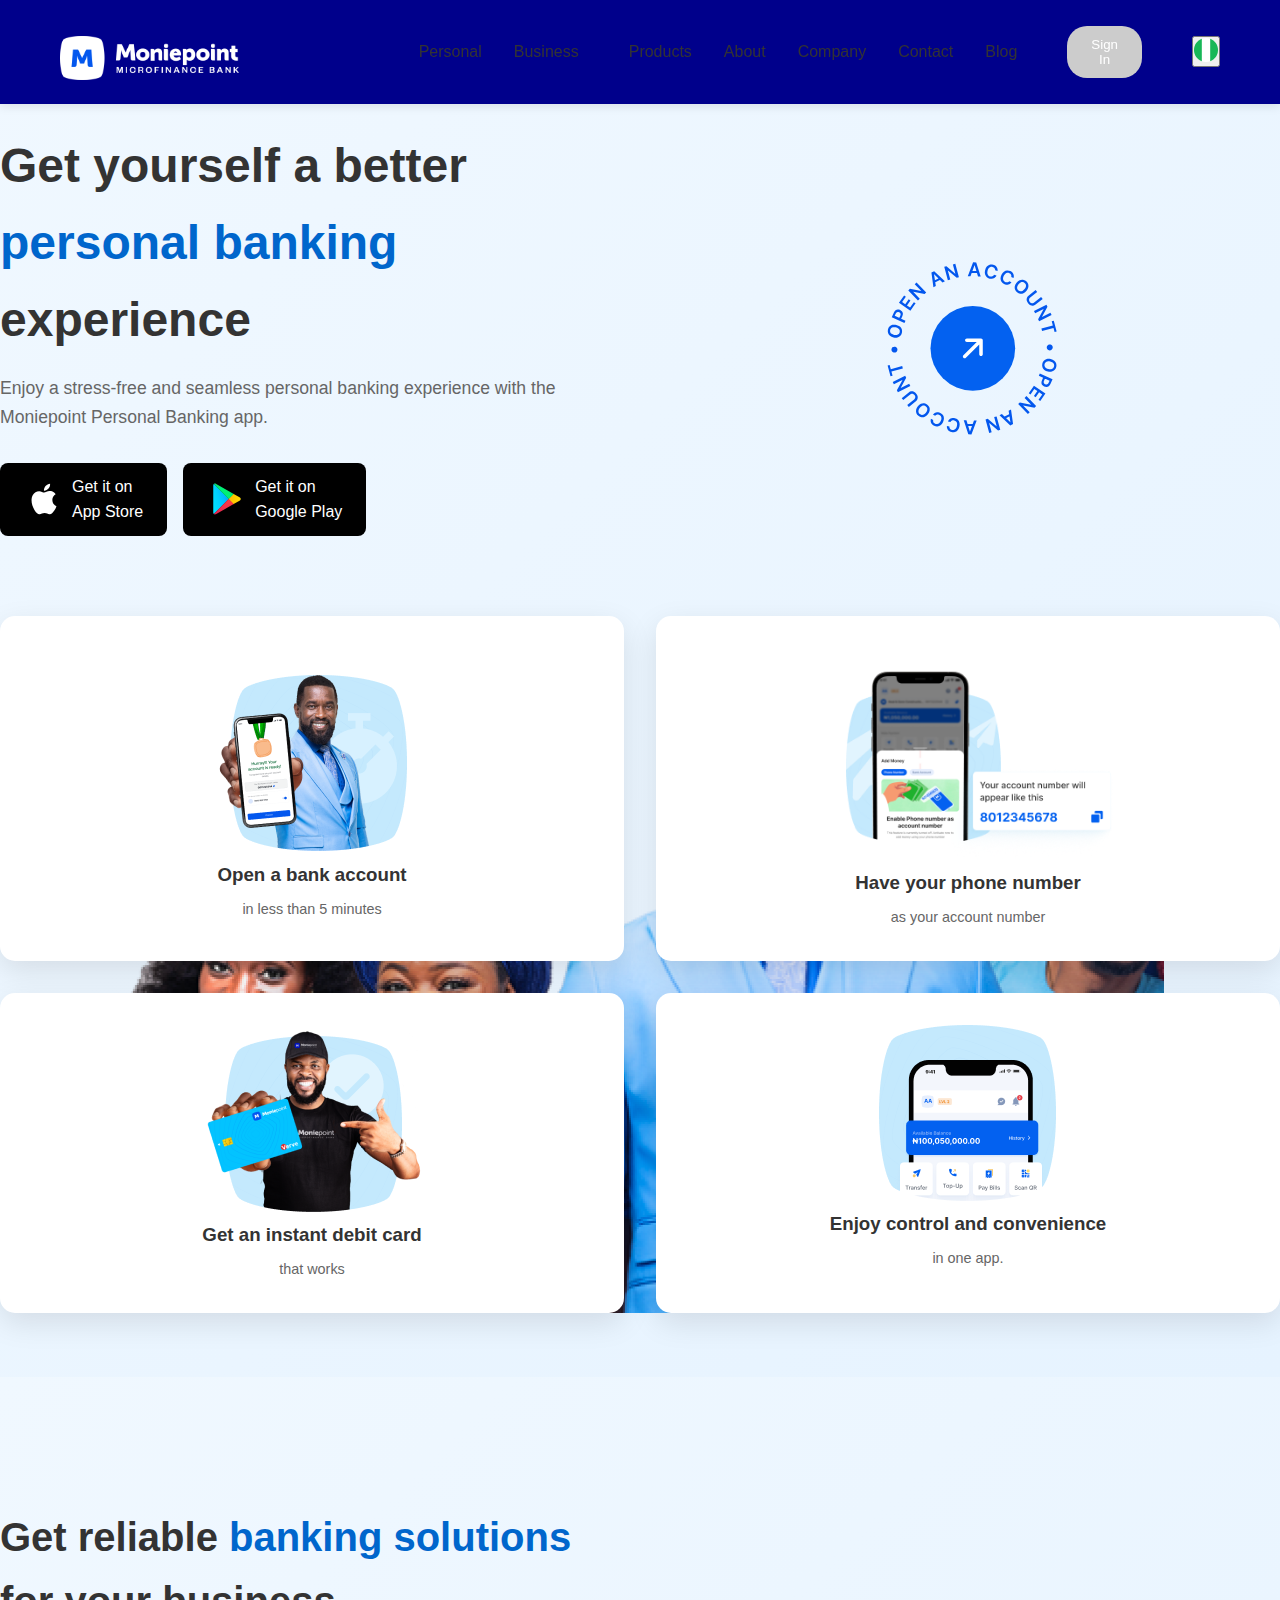
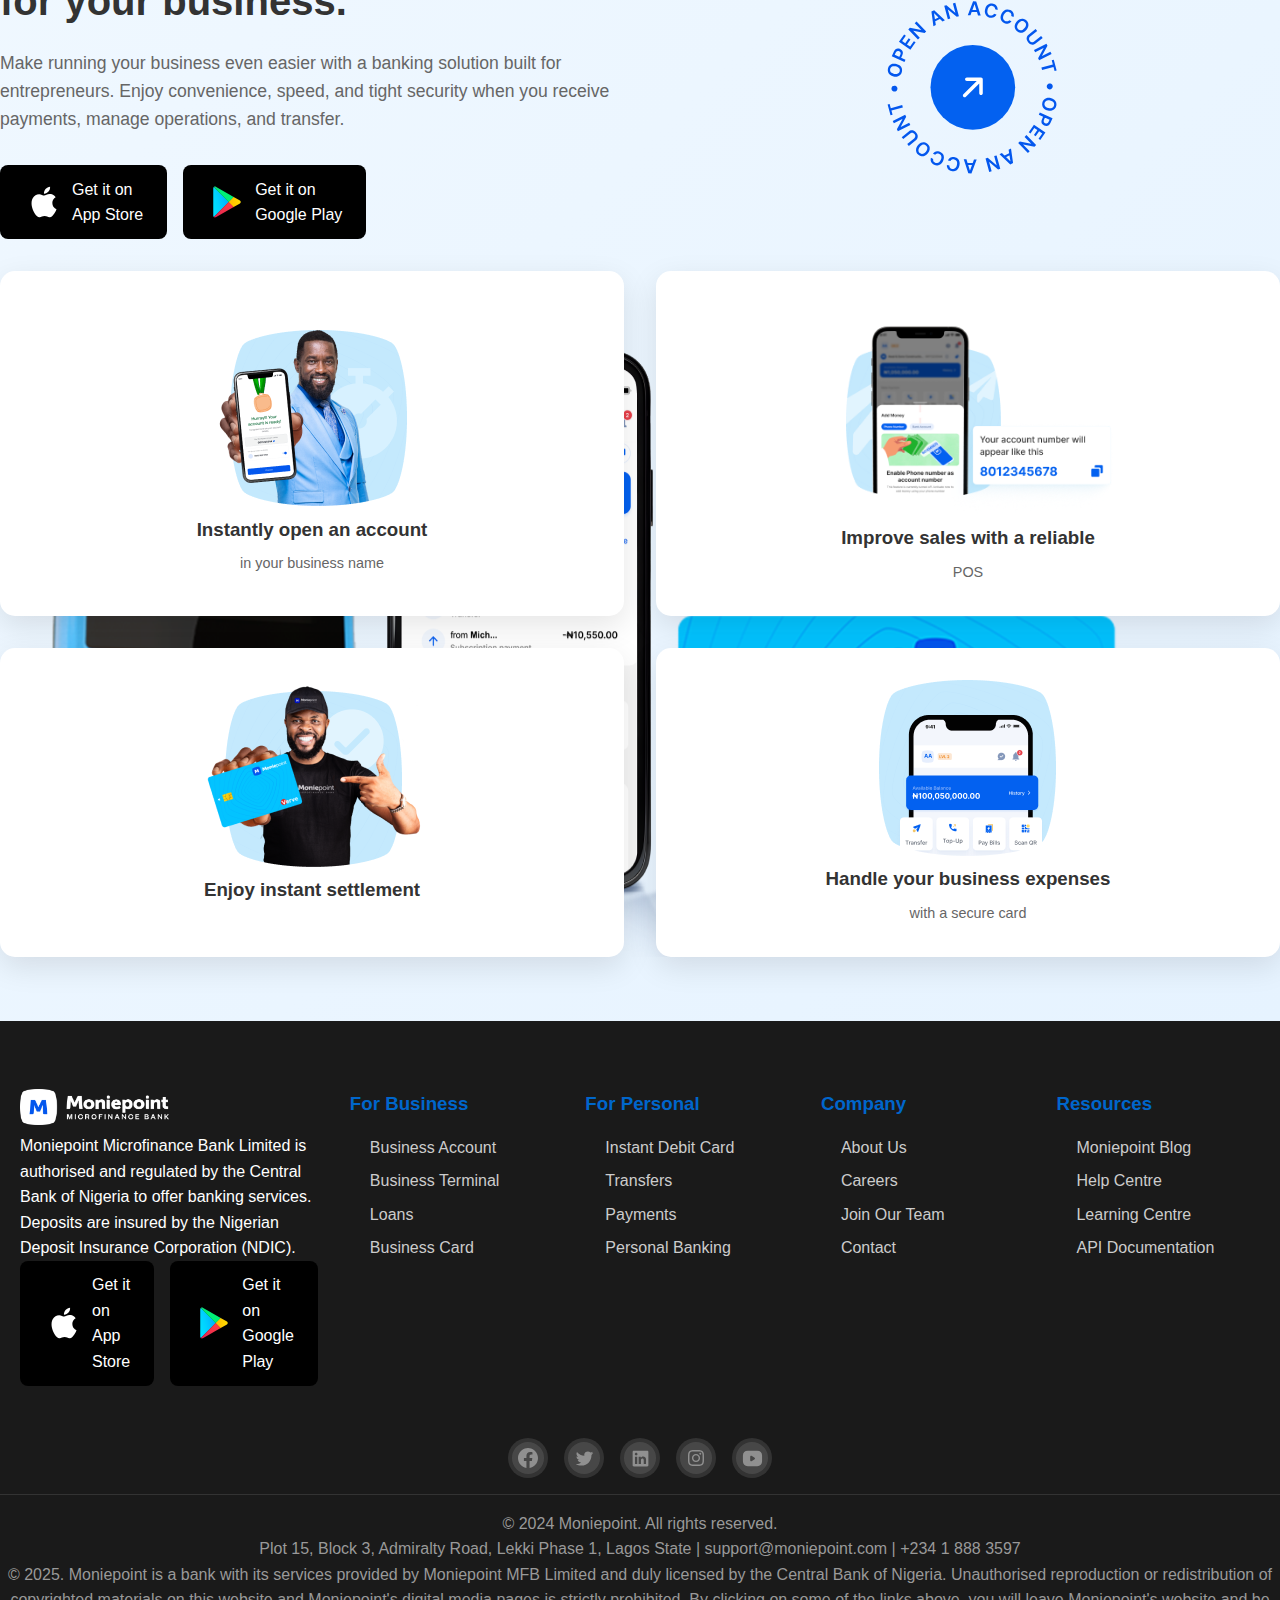
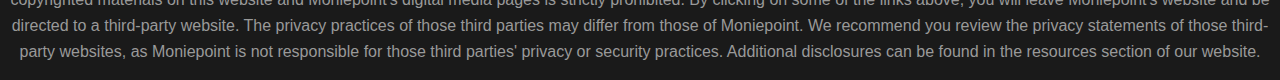
<file: moniepoint/index.html>
<!DOCTYPE html>
<html lang="en">
<head>
    <title>Moniepoint</title>
    <link rel="stylesheet" href="./style.css">
</head>
<body>
    <header class="header">
        <div class="container-one">
                <div class="logo">
                    <img src="./logo-mfb-white.png" alt=""></div>
                    <nav class="nav">
                    <div class="nav-link">
                     <li><a href="#">Personal</a></li>
                      <li><a href="#">Business</a></li>
                      </div>
                <ul class="nav-links">
                    <li><a href="#">Products</a></li>
                    <li><a href="#">About</a></li>
                    <li><a href="#">Company</a></li>
                    <li><a href="#">Contact</a></li>
                     <li><a href="#">Blog</a></li>
                </ul>
                <button class="sign-in-btn">Sign In</button>
                <button class="flag-btn"><img src="./nig.svg" alt=""></button>
            </nav>
        </div>
    </header>
    <section class="hero-personal" id="personal">
        <div class="container">
            <div class="hero-content">
                <div class="hero-text">
                    <h1>Get yourself a better <span class="highlight">personal banking</span> experience</h1>
                    <p>Enjoy a stress-free and seamless personal banking experience with the Moniepoint Personal Banking app.</p>
                    <div class="app-buttons">
                        <a href="#" class="app-btn">
                            <img src="./apple.svg" alt="">Get it on <br> App Store
                        </a>
                        <a href="#" class="app-btn">
                    <img src="./playstore.svg" alt=""> Get it on <br> Google Play
                        </a>
                    </div>
                </div>
                <div class="hero-image">
                  <img src="./account.svg" alt="">
                </div>
            </div>

            <div class="features-grid">
                <div class="feature-card">
                <img src="./personal-1.png" alt="">
                    <h3>Open a bank account</h3>
                    <p>in less than 5 minutes</p>
                </div>
                <div class="feature-card">
                   <img src="./personal-2.png" alt="">
                    <h3>Have your phone number</h3>
                    <p>as your account number</p>
                </div>
                <div class="feature-card">
                 <img src="./personal-3.png" alt="">
                                    <h3>Get an instant debit card</h3>
                    <p>that works</p>
                </div>
                <div class="feature-card">
                  <img src="./personal-4.png" alt="">
                    <h3>Enjoy control and convenience</h3>
                    <p>in one app.</p>
                </div>
            </div>
        </div>
    </section>
    <section class="business-section" id="business">
        <div class="container">
            <div class="business-hero">
                <div class="business-text">
                <h2>Get reliable <span class="highlight">banking solutions</span> for your business.</h2>
                <p>Make running your business even easier with a banking solution built for entrepreneurs. Enjoy convenience, speed, and tight security when you receive payments, manage operations, and transfer.</p>
              <div class="app-buttons">
                        <a href="#" class="app-btn">
                            <img src="./apple.svg" alt="">Get it on <br> App Store
                        </a>
                        <a href="#" class="app-btn">
                    <img src="./playstore.svg" alt=""> Get it on <br> Google Play
                        </a>
                    </div>
                </div>
                <div class="business-img"><img src="./account.svg" alt=""></div>
</div>
            <div class="business-features">
                <div class="business-content">
                    <div class="feature-card">
                        <img src="./personal-1.png" alt="">
                        <h3>Instantly open an account</h3>
                        <p>in your business name</p>
                    </div>
                    <div class="feature-card">
                        <img src="./personal-2.png" alt="">
                        <h3>Improve sales with a reliable</h3>
                        <p>POS</p>
                    </div>
                    <div class="feature-card">
                        <img src="./personal-3.png" alt="">
                        <h3>Enjoy instant settlement</h3>
                    </div>
                    <div class="feature-card">
                        <img src="./personal-4.png" alt="">
                        <h3>Handle your business expenses</h3>
                        <p>with a secure card</p>
                    </div>
                </div>
                </div>
            </div>
        </div>
    </section>
    <footer class="footer">
        <div class="container">
            <div class="footer-content">
                <div class="mfb">
                <img style="max-width: 50%;" src="./logo-mfb-white.png" alt="">
                    <p>Moniepoint Microfinance Bank Limited is authorised and regulated by the Central Bank of Nigeria to offer banking services. Deposits are insured by the Nigerian Deposit Insurance Corporation (NDIC).</p>
                 <div class="app-buttons">
                        <a href="#" class="app-btn">
                            <img src="./apple.svg" alt="">Get it on <br> App Store
                        </a>
                        <a href="#" class="app-btn">
                    <img src="./playstore.svg" alt=""> Get it on <br> Google Play
                        </a>
                    </div>
                </div>
                <div class="footer-section">
                    <h3>For Business</h3>
                    <ul>
                        <li><a href="#">Business Account</a></li>
                        <li><a href="#">Business Terminal</a></li>
                        <li><a href="#">Loans</a></li>
                        <li><a href="#">Business Card</a></li>
                    </ul>
                </div>
                <div class="footer-section">
                    <h3>For Personal</h3>
                    <ul>
                        <li><a href="#">Instant Debit Card</a></li>
                        <li><a href="#">Transfers</a></li>
                        <li><a href="#">Payments</a></li>
                        <li><a href="#">Personal Banking</a></li>
                    </ul>
                </div>
                <div class="footer-section">
                    <h3>Company</h3>
                    <ul>
                        <li><a href="#">About Us</a></li>
                        <li><a href="#">Careers</a></li>
                        <li><a href="#">Join Our Team</a></li>
                        <li><a href="#">Contact</a></li>
                    </ul>
                </div>
                <div class="footer-section">
                    <h3>Resources</h3>
                    <ul>
                        <li><a href="#">Moniepoint Blog</a></li>
                        <li><a href="#">Help Centre</a></li>
                        <li><a href="#">Learning Centre</a></li>
                        <li><a href="#">API Documentation</a></li>
                    </ul>
                </div>
            </div>

            <div class="social-links">
                <a href=""><img src="./facebook.svg" alt=""></a>
                <a href=""><img src="./twitter.svg" alt=""></a>
                <a href=""><img src="./linkedin.svg" alt=""></a>
                <a href=""><img src="./instagram.svg" alt=""></a>
                <a href=""><img src="./youtube.svg" alt=""></a>
            </div>

            <div class="footer-bottom">
                <p>&copy; 2024 Moniepoint. All rights reserved.</p>
                <p>Plot 15, Block 3, Admiralty Road, Lekki Phase 1, Lagos State | support@moniepoint.com | +234 1 888 3597</p>
            <p>
                © 2025. Moniepoint is a bank with its services provided by Moniepoint MFB Limited and duly licensed by the Central Bank of Nigeria. Unauthorised reproduction or redistribution of copyrighted materials on this website and Moniepoint's digital media pages is strictly prohibited. By clicking on some of the links above, you will leave Moniepoint's website and be directed to a third-party website. The privacy practices of those third parties may differ from those of Moniepoint. We recommend you review the privacy statements of those third-party websites, as Moniepoint is not responsible for those third parties' privacy or security practices. Additional disclosures can be found in the resources section of our website.
            </p>
            </div>
        </div>
    </footer>
</body>
</html>
</file>
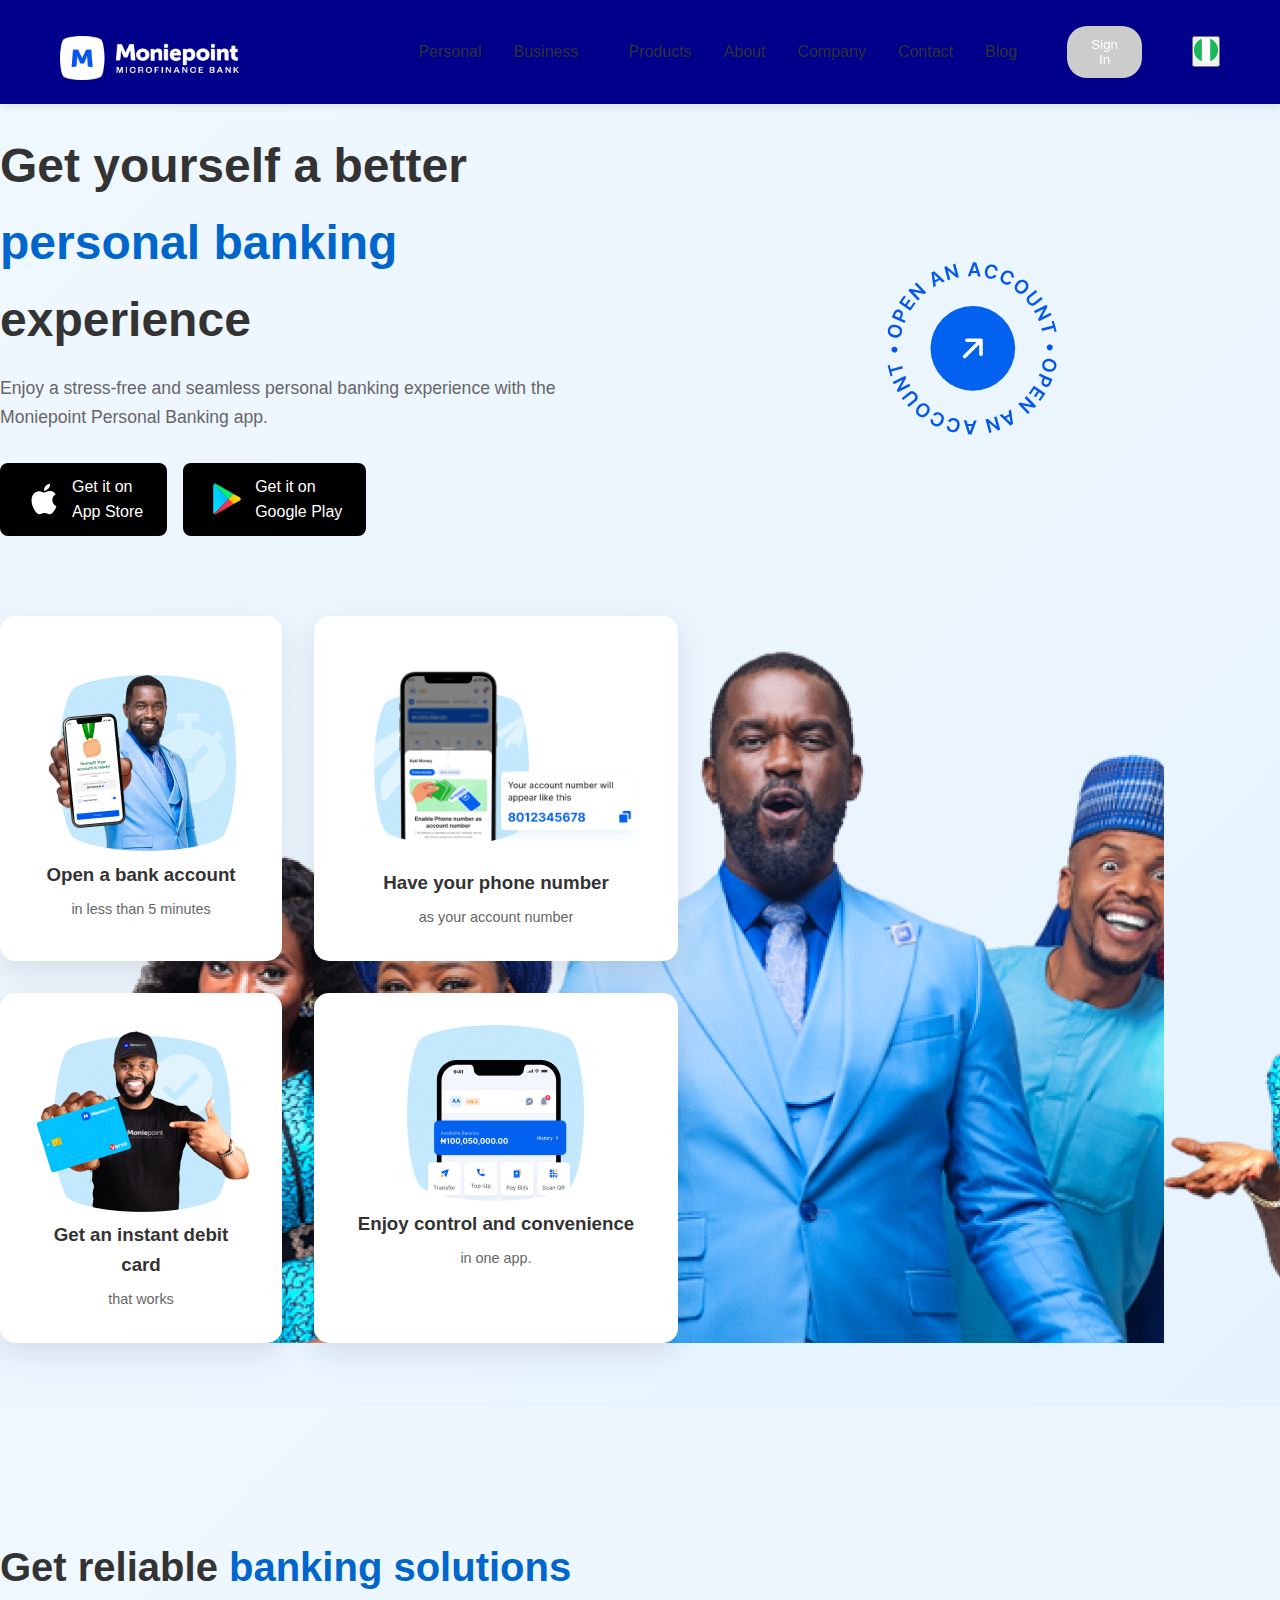
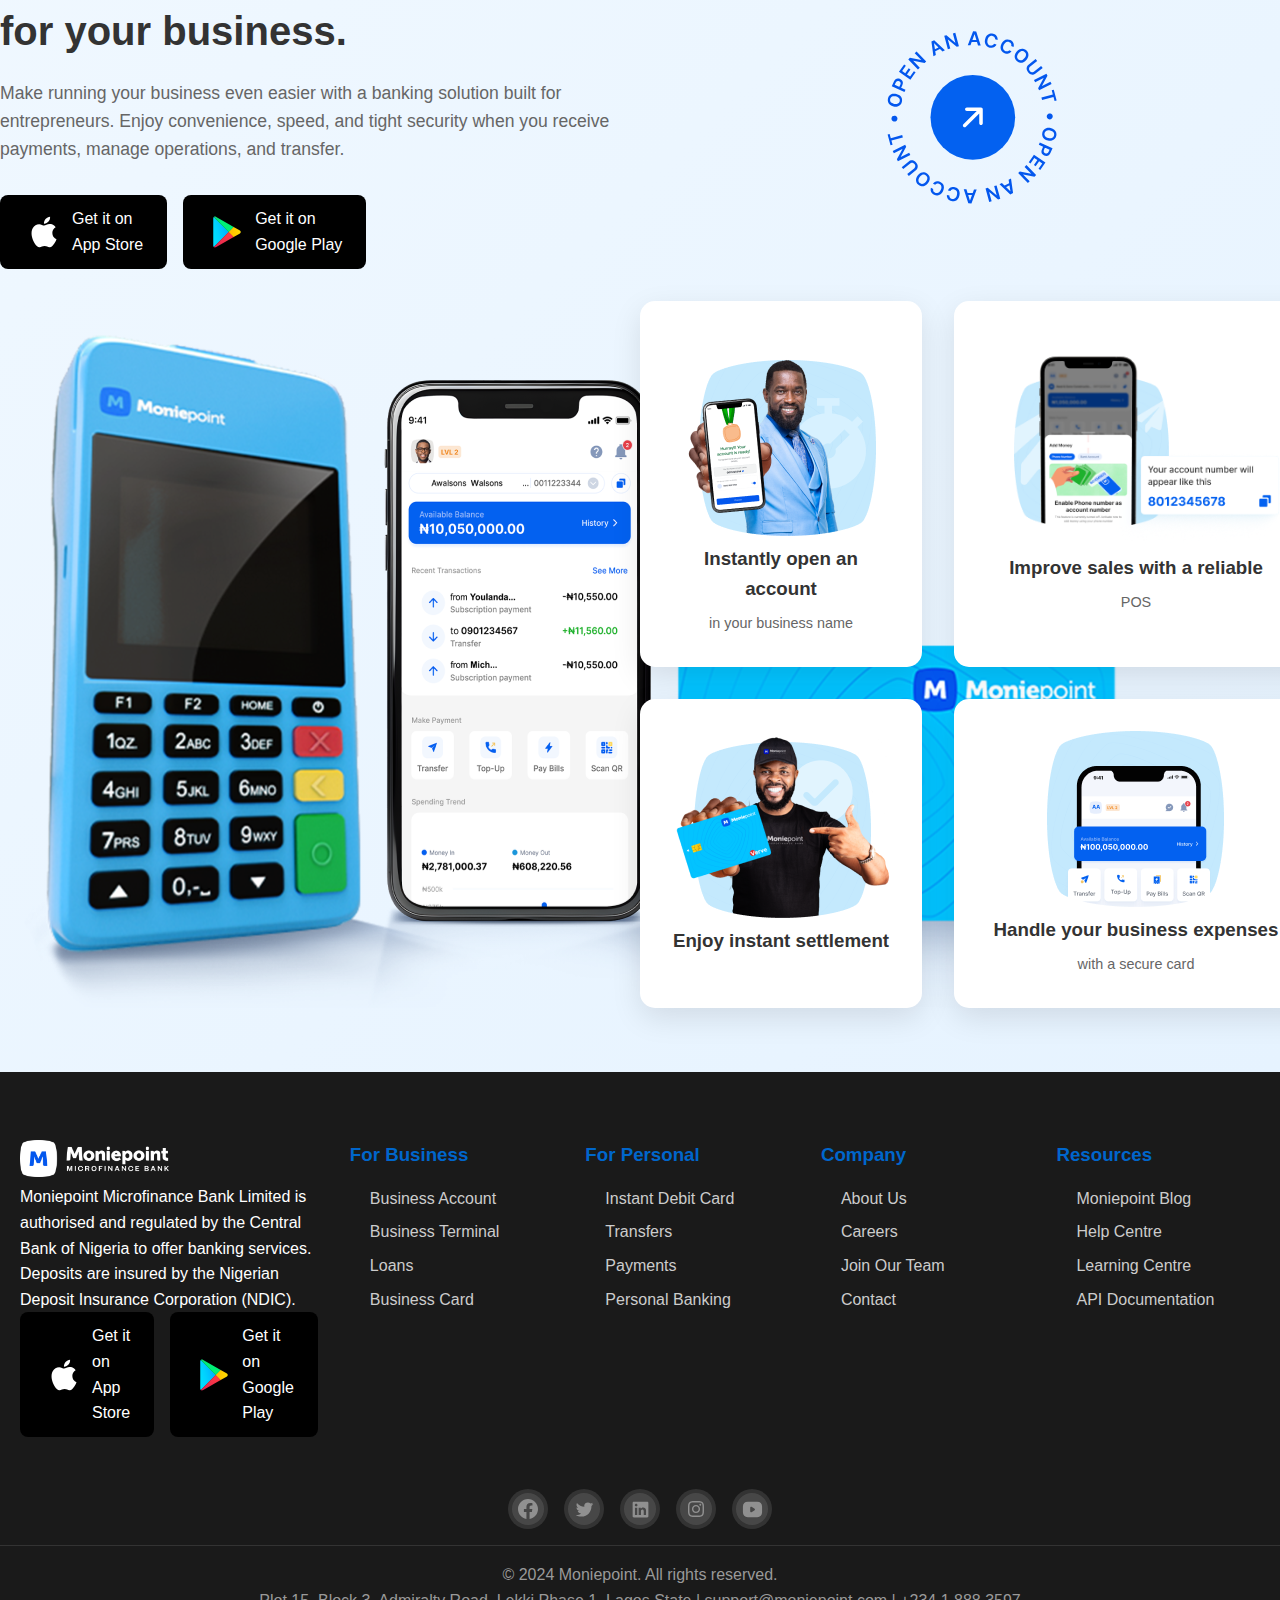
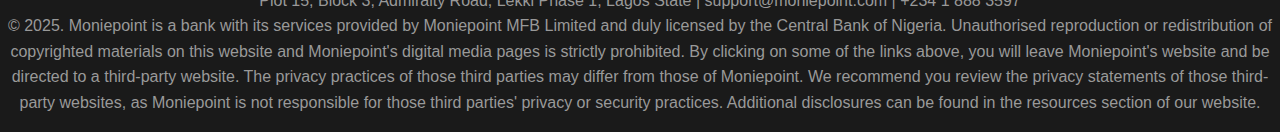
<file: moniepoint/moniepoint/index.html>
<!DOCTYPE html>
<html lang="en">
<head>
    <title>Moniepoint</title>
    <link rel="stylesheet" href="./style.css">
</head>
<body>
    <header class="header">
        <div class="container-one">
                <div class="logo">
                    <img src="./logo-mfb-white.png" alt=""></div>
                    <nav class="nav">
                    <div class="nav-link">
                     <li><a href="#">Personal</a></li>
                      <li><a href="#">Business</a></li>
                      </div>
                <ul class="nav-links">
                    <li><a href="#">Products</a></li>
                    <li><a href="#">About</a></li>
                    <li><a href="#">Company</a></li>
                    <li><a href="#">Contact</a></li>
                     <li><a href="#">Blog</a></li>
                </ul>
                <button class="sign-in-btn">Sign In</button>
                <button class="flag-btn"><img src="./nig.svg" alt=""></button>
            </nav>
        </div>
    </header>
    <section class="hero-personal" id="personal">
        <div class="container-two">
            <div class="hero-content">
                <div class="hero-text">
                    <h1>Get yourself a better <span class="highlight">personal banking</span> experience</h1>
                    <p>Enjoy a stress-free and seamless personal banking experience with the Moniepoint Personal Banking app.</p>
                    <div class="app-buttons">
                        <a href="#" class="app-btn">
                            <img src="./apple.svg" alt="">Get it on <br> App Store
                        </a>
                        <a href="#" class="app-btn">
                    <img src="./playstore.svg" alt=""> Get it on <br> Google Play
                        </a>
                    </div>
                </div>
                <div class="hero-image">
                  <img src="./account.svg" alt="">
                </div>
            </div>
<section id="grid-pic">
            <div class="features-grid">
                <div class="feature-card">
                <img src="./personal-1.png" alt="">
                    <h3>Open a bank account</h3>
                    <p>in less than 5 minutes</p>
                </div>
                <div class="feature-card">
                   <img src="./personal-2.png" alt="">
                    <h3>Have your phone number</h3>
                    <p>as your account number</p>
                </div>
                <div class="feature-card">
                 <img src="./personal-3.png" alt="">
                                    <h3>Get an instant debit card</h3>
                    <p>that works</p>
                </div>
                <div class="feature-card">
                  <img src="./personal-4.png" alt="">
                    <h3>Enjoy control and convenience</h3>
                    <p>in one app.</p>
                </div>
            </div>
            </section>
        </div>
    </section>
    <section class="business-section" id="business">
            <div class="business-hero">
                <div class="business-text">
                <h2>Get reliable <span class="highlight">banking solutions</span> for your business.</h2>
                <p>Make running your business even easier with a banking solution built for entrepreneurs. Enjoy convenience, speed, and tight security when you receive payments, manage operations, and transfer.</p>
              <div class="app-buttons">
                        <a href="#" class="app-btn">
                            <img src="./apple.svg" alt="">Get it on <br> App Store
                        </a>
                        <a href="#" class="app-btn">
                    <img src="./playstore.svg" alt=""> Get it on <br> Google Play
                        </a>
                    </div>
                </div>
                <div class="business-img"><img src="./account.svg" alt=""></div>
</div>
<section id="card-pic">
            <div class="business-features">
                <div class="business-content">
                    <div class="feature-card">
                        <img src="./personal-1.png" alt="">
                        <h3>Instantly open an account</h3>
                        <p>in your business name</p>
                    </div>
                    <div class="feature-card">
                        <img src="./personal-2.png" alt="">
                        <h3>Improve sales with a reliable</h3>
                        <p>POS</p>
                    </div>
                    <div class="feature-card">
                        <img src="./personal-3.png" alt="">
                        <h3>Enjoy instant settlement</h3>
                    </div>
                    <div class="feature-card">
                        <img src="./personal-4.png" alt="">
                        <h3>Handle your business expenses</h3>
                        <p>with a secure card</p>
                    </div>
                </div>
                </section>
                </div>
    </section>
    <footer class="footer">
        <div class="container-four">
            <div class="footer-content">
                <div class="mfb">
                <img style="max-width: 50%;" src="./logo-mfb-white.png" alt="">
                    <p>Moniepoint Microfinance Bank Limited is authorised and regulated by the Central Bank of Nigeria to offer banking services. Deposits are insured by the Nigerian Deposit Insurance Corporation (NDIC).</p>
                 <div class="app-buttons">
                        <a href="#" class="app-btn">
                            <img src="./apple.svg" alt="">Get it on <br> App Store
                        </a>
                        <a href="#" class="app-btn">
                    <img src="./playstore.svg" alt=""> Get it on <br> Google Play
                        </a>
                    </div>
                </div>
                <div class="footer-section">
                    <h3>For Business</h3>
                    <ul>
                        <li><a href="#">Business Account</a></li>
                        <li><a href="#">Business Terminal</a></li>
                        <li><a href="#">Loans</a></li>
                        <li><a href="#">Business Card</a></li>
                    </ul>
                </div>
                <div class="footer-section">
                    <h3>For Personal</h3>
                    <ul>
                        <li><a href="#">Instant Debit Card</a></li>
                        <li><a href="#">Transfers</a></li>
                        <li><a href="#">Payments</a></li>
                        <li><a href="#">Personal Banking</a></li>
                    </ul>
                </div>
                <div class="footer-section">
                    <h3>Company</h3>
                    <ul>
                        <li><a href="#">About Us</a></li>
                        <li><a href="#">Careers</a></li>
                        <li><a href="#">Join Our Team</a></li>
                        <li><a href="#">Contact</a></li>
                    </ul>
                </div>
                <div class="footer-section">
                    <h3>Resources</h3>
                    <ul>
                        <li><a href="#">Moniepoint Blog</a></li>
                        <li><a href="#">Help Centre</a></li>
                        <li><a href="#">Learning Centre</a></li>
                        <li><a href="#">API Documentation</a></li>
                    </ul>
                </div>
            </div>

            <div class="social-links">
                <a href=""><img src="./facebook.svg" alt=""></a>
                <a href=""><img src="./twitter.svg" alt=""></a>
                <a href=""><img src="./linkedin.svg" alt=""></a>
                <a href=""><img src="./instagram.svg" alt=""></a>
                <a href=""><img src="./youtube.svg" alt=""></a>
            </div>

            <div class="footer-bottom">
                <p>&copy; 2024 Moniepoint. All rights reserved.</p>
                <p>Plot 15, Block 3, Admiralty Road, Lekki Phase 1, Lagos State | support@moniepoint.com | +234 1 888 3597</p>
            <p>
                © 2025. Moniepoint is a bank with its services provided by Moniepoint MFB Limited and duly licensed by the Central Bank of Nigeria. Unauthorised reproduction or redistribution of copyrighted materials on this website and Moniepoint's digital media pages is strictly prohibited. By clicking on some of the links above, you will leave Moniepoint's website and be directed to a third-party website. The privacy practices of those third parties may differ from those of Moniepoint. We recommend you review the privacy statements of those third-party websites, as Moniepoint is not responsible for those third parties' privacy or security practices. Additional disclosures can be found in the resources section of our website.
            </p>
            </div>
        </div>
    </footer>
</body>
</html>
</file>
<file: moniepoint/style.css>
* {
            margin: 0;
            padding: 0;
            box-sizing: border-box;
        }

        body {
            font-family: 'Segoe UI', Tahoma, Geneva, Verdana, sans-serif;
            line-height: 1.6;
            color: #333;
        }

        .container-one {
            max-width: 1200px;
            display: flex;
            margin: 0 auto;
            padding: 0 20px;
        }

        .header {
            background:darkblue;
            padding: 1rem 0;
            box-shadow: 0 2px 10px rgba(0,0,0,0.1);
            position: fixed;
            width: 100%;
            top: 0;
            z-index: 1000;
        }

        .nav {
            display: grid;
            grid-template-columns: 1fr 1fr 1fr 1fr;
            align-items: center;
            gap: 50px;
        }

        .logo {
            img{
                margin-top: 20px;
                max-width: 50%;
            }
        }

         .nav-link {
            display: flex;
            list-style: none;
            gap: 2rem;
        }

        .nav-link a {
            text-decoration: none;
            color: #333;
            font-weight: 500;
            transition: color 0.3s;
        }

        .nav-link a:hover {
            color: #0066cc;
        }

        .nav-links {
            display: flex;
            list-style: none;
            gap: 2rem;
        }

        .nav-links a {
            text-decoration: none;
            color: #333;
            font-weight: 500;
            transition: color 0.3s;
        }

        .nav-links a:hover {
            color: #0066cc;
        }

        .sign-in-btn {
            background: #ccc;
            color: white;
            padding: 0.7rem 1.5rem;
            border: none;
            border-radius: 20px;
            cursor: pointer;
            transition: background 0.3s;
        }

        .sign-in-btn:hover {
            background: #0052a3;
        }
        .hero-personal {
            background: linear-gradient(135deg, #f0f8ff 0%, #e6f3ff 100%);
            padding: 8rem 0 4rem;
            position: relative;
            overflow: hidden;
        }

        .hero-content {
            display: grid;
            grid-template-columns: 1fr 1fr;
            gap: 3rem;
            align-items: center;
        }

        .hero-text h1 {
            font-size: 3rem;
            margin-bottom: 1rem;
            color: #333;
        }

        .hero-text .highlight {
            color: #0066cc;
        }

        .hero-text p {
            font-size: 1.1rem;
            margin-bottom: 2rem;
            color: #666;
        }

        .app-buttons {
            display: flex;
            gap: 1rem;
            margin-bottom: 2rem;
        }

        .app-btn {
            background: #000;
            color: white;
            padding: 0.7rem 1.5rem;
            border-radius: 8px;
            text-decoration: none;
            display: flex;
            align-items: center;
            gap: 0.5rem;
            transition: transform 0.3s;
        }

        .app-btn:hover {
            transform: translateY(-2px);
        }

        .hero-image {
            position: relative;
            display: flex;
            justify-content: center;
            align-items: center;
        }
        .features-grid {
            display: grid;
            grid-template-columns: repeat(2, 1fr);
            gap: 2rem;
            margin-top: 3rem;
            background-image: url(./bg-1.png);
        }
        .feature-card {
            background: white;
            padding: 2rem;
            border-radius: 15px;
            box-shadow: 0 10px 30px rgba(0,0,0,0.1);
            text-align: center;
            transition: transform 0.3s;
            img{
                max-width: 300px;
            }
        }

        .feature-card:hover {
            transform: translateY(-5px);
        }

        .feature-card h3 {
            margin-bottom: 0.5rem;
            color: #333;
        }

        .feature-card p {
            color: #666;
            font-size: 0.9rem;
        }
        .business-section {
           background: linear-gradient(135deg, #f0f8ff 0%, #e6f3ff 100%);
            padding: 8rem 0 4rem;
            position: relative;
            overflow: hidden;
        }

        .business-hero {
            display: grid;
            grid-template-columns: 1fr 1fr;
            gap: 3rem;
            align-items: center;
            p{
                font-size: 1.1rem;
            margin-bottom: 2rem;
            color: #666;
            }
        }

        .business-hero h2 {
            font-size: 2.5rem;
            margin-bottom: 1rem;
            color: #333;
        }

        .business-hero .highlight {
            color: #0066cc;
        }
.business-img{
    position: relative;
            display: flex;
            justify-content: center;
            align-items: center;
}
        .business-features {
            background-image: url(./bg-3.png);
            gap: 3rem;
            align-content: end;
        }

        .business-content {
            display: grid;
            grid-template-columns: 1fr 1fr;
            gap: 2rem;
        }

        .footer {
            background: #1a1a1a;
            color: white;
            padding: 3rem 0 1rem;
        }

        .footer-content {
            display: grid;
            grid-template-columns: repeat(5, 1fr);
            gap: 2rem;
            margin-bottom: 2rem;
             margin: 20px;
        }

        .footer-section h3 {
            margin-bottom: 1rem;
            color: #0066cc;
        }

        .footer-section ul {
            list-style: none;
        }

        .footer-section ul li {
            margin-bottom: 0.5rem;
        }

        .footer-section ul li a {
            margin: 20px;
            color: #ccc;
            text-decoration: none;
            transition: color 0.3s;
        }

        .footer-section ul li a:hover {
            color: #0066cc;
        }

        .footer-bottom {
            border-top: 1px solid #333;
            padding-top: 1rem;
            text-align: center;
            color: #999;
        }

        .social-links {
            display: flex;
            justify-content: center;
            gap: 1rem;
            margin-bottom: 1rem;
        }

        .social-links a {
            width: 40px;
            height: 40px;
            background: #333;
            border-radius: 50%;
            display: flex;
            align-items: center;
            justify-content: center;
            color: #ccc;
            text-decoration: none;
            transition: background 0.3s;
        }

        .social-links a:hover {
            background: #0066cc;
            color: white;
        }
        @media (max-width: 768px) {
            .hero-content {
                grid-template-columns: 1fr;
                text-align: center;
            }

            .hero-text h1 {
                font-size: 2rem;
            }

            .features-grid {
                grid-template-columns: 1fr;
            }

            .business-features {
                grid-template-columns: 1fr;
            }

            .footer-content {
                grid-template-columns: repeat(2, 1fr);
            }

            .nav-links {
                display: none;
            }
        }

        @media (max-width: 480px) {
            .footer-content {
                grid-template-columns: 1fr;
            }

            .app-buttons {
                flex-direction: column;
            }
        }
</file>
<file: moniepoint/moniepoint/style.css>
* {
            margin: 0;
            padding: 0;
            box-sizing: border-box;
        }

        body {
            font-family: 'Segoe UI', Tahoma, Geneva, Verdana, sans-serif;
            line-height: 1.6;
            color: #333;
        }

        .container-one {
            max-width: 1200px;
            display: flex;
            margin: 0 auto;
            padding: 0 20px;
        }

        .header {
            background:darkblue;
            padding: 1rem 0;
            box-shadow: 0 2px 10px rgba(0,0,0,0.1);
            position: fixed;
            width: 100%;
            top: 0;
            z-index: 1000;
        }

        .nav {
            display: grid;
            grid-template-columns: 1fr 1fr 1fr 1fr;
            align-items: center;
            gap: 50px;
        }

        .logo {
            img{
                margin-top: 20px;
                max-width: 50%;
            }
        }

         .nav-link {
            display: flex;
            list-style: none;
            gap: 2rem;
        }

        .nav-link a {
            text-decoration: none;
            color: #333;
            font-weight: 500;
            transition: color 0.3s;
        }

        .nav-link a:hover {
            color: #0066cc;
        }

        .nav-links {
            display: flex;
            list-style: none;
            gap: 2rem;
        }

        .nav-links a {
            text-decoration: none;
            color: #333;
            font-weight: 500;
            transition: color 0.3s;
        }

        .nav-links a:hover {
            color: #0066cc;
        }

        .sign-in-btn {
            background: #ccc;
            color: white;
            padding: 0.7rem 1.5rem;
            border: none;
            border-radius: 20px;
            cursor: pointer;
            transition: background 0.3s;
        }

        .sign-in-btn:hover {
            background: #0052a3;
        }
        .hero-personal {
            background: linear-gradient(135deg, #f0f8ff 0%, #e6f3ff 100%);
            padding: 8rem 0 4rem;
            position: relative;
            overflow: hidden;
            
        }
#grid-pic{
     background-image: url(./bg-1.png);
}
        .hero-content {
            display: grid;
            grid-template-columns: 1fr 1fr;
            gap: 3rem;
            align-items: center;
        }

        .hero-text h1 {
            font-size: 3rem;
            margin-bottom: 1rem;
            color: #333;
        }

        .hero-text .highlight {
            color: #0066cc;
        }

        .hero-text p {
            font-size: 1.1rem;
            margin-bottom: 2rem;
            color: #666;
        }

        .app-buttons {
            display: flex;
            gap: 1rem;
            margin-bottom: 2rem;
        }

        .app-btn {
            background: #000;
            color: white;
            padding: 0.7rem 1.5rem;
            border-radius: 8px;
            text-decoration: none;
            display: flex;
            align-items: center;
            gap: 0.5rem;
            transition: transform 0.3s;
        }

        .app-btn:hover {
            transform: translateY(-2px);
        }

        .hero-image {
            position: relative;
            display: flex;
            justify-content: center;
            align-items: center;
        }
        .features-grid {
            display: grid;
            grid-template-columns: repeat(2, 1fr);
            gap: 2rem;
            margin-top: 3rem;
             justify-content: flex-start;
            width: 50%;
            /* margin-right: 50%; */
        }
        .feature-card {
            background: white;
            padding: 2rem;
            border-radius: 15px;
            box-shadow: 0 10px 30px rgba(0,0,0,0.1);
            text-align: center;
            transition: transform 0.3s;
            img{
                max-width: 300px;
            }
        }

        .feature-card:hover {
            transform: translateY(-5px);
        }

        .feature-card h3 {
            margin-bottom: 0.5rem;
            color: #333;
        }

        .feature-card p {
            color: #666;
            font-size: 0.9rem;
        }
        .business-section {
           background: linear-gradient(135deg, #f0f8ff 0%, #e6f3ff 100%);
            padding: 8rem 0 4rem;
            position: relative;
            overflow: hidden;
        }

        .business-hero {
            display: grid;
            grid-template-columns: 1fr 1fr;
            gap: 3rem;
            align-items: center;
            p{
                font-size: 1.1rem;
            margin-bottom: 2rem;
            color: #666;
            }
        }

        .business-hero h2 {
            font-size: 2.5rem;
            margin-bottom: 1rem;
            color: #333;
        }

        .business-hero .highlight {
            color: #0066cc;
        }
.business-img{
    position: relative;
            display: flex;
            justify-content: center;
            align-items: center;
}
        .business-features {
            gap: 3rem;
            align-content: end;
            justify-content: flex-end;
            width: 50%;
            margin-left: 50%;
        }
        #card-pic{
            background-image: url(./bg-3.png);
        }
        .business-content {
            display: grid;
            grid-template-columns: 1fr 1fr;
            gap: 2rem;
        }
        .footer {
            background: #1a1a1a;
            color: white;
            padding: 3rem 0 1rem;
        }

        .footer-content {
            display: grid;
            grid-template-columns: repeat(5, 1fr);
            gap: 2rem;
            margin-bottom: 2rem;
             margin: 20px;
        }

        .footer-section h3 {
            margin-bottom: 1rem;
            color: #0066cc;
        }

        .footer-section ul {
            list-style: none;
        }

        .footer-section ul li {
            margin-bottom: 0.5rem;
        }

        .footer-section ul li a {
            margin: 20px;
            color: #ccc;
            text-decoration: none;
            transition: color 0.3s;
        }

        .footer-section ul li a:hover {
            color: #0066cc;
        }

        .footer-bottom {
            border-top: 1px solid #333;
            padding-top: 1rem;
            text-align: center;
            color: #999;
        }

        .social-links {
            display: flex;
            justify-content: center;
            gap: 1rem;
            margin-bottom: 1rem;
        }

        .social-links a {
            width: 40px;
            height: 40px;
            background: #333;
            border-radius: 50%;
            display: flex;
            align-items: center;
            justify-content: center;
            color: #ccc;
            text-decoration: none;
            transition: background 0.3s;
        }

        .social-links a:hover {
            background: #0066cc;
            color: white;
        }
        @media (max-width: 768px) {
            .hero-content {
                grid-template-columns: 1fr;
                text-align: center;
            }

            .hero-text h1 {
                font-size: 2rem;
            }

            .features-grid {
                grid-template-columns: 1fr;
            }

            .business-features {
                grid-template-columns: 1fr;
            }

            .footer-content {
                grid-template-columns: repeat(2, 1fr);
            }

            .nav-links {
                display: none;
            }
        }

        @media (max-width: 480px) {
            .footer-content {
                grid-template-columns: 1fr;
            }

            .app-buttons {
                flex-direction: column;
            }
        }
</file>
